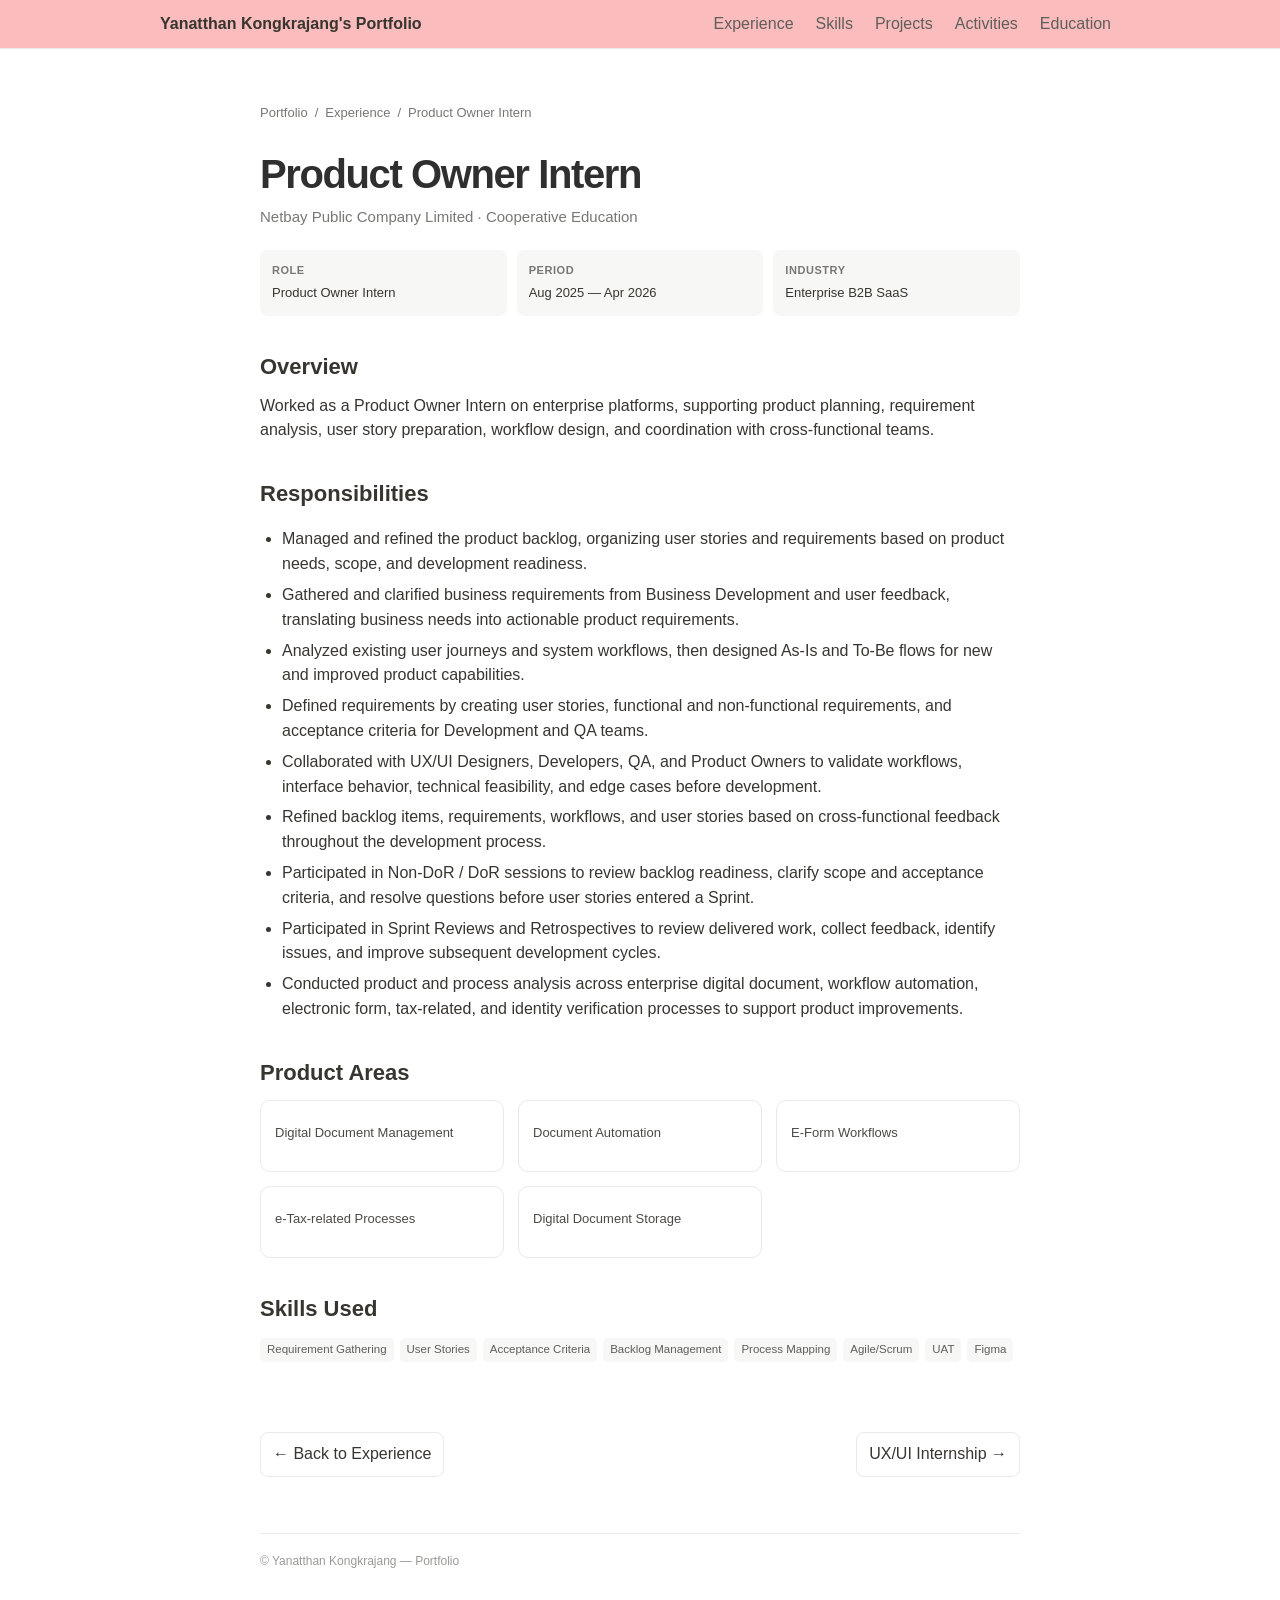
<file: po.html>
<!doctype html>

<html lang="en">

<head>

    <meta charset="utf-8">

    <meta name="viewport" content="width=device-width, initial-scale=1">

    <title>
        Product Owner Intern — Yanatthan Kongkrajang
    </title>

    <link rel="stylesheet" href="assets/css/styles.css">

</head>


<body>


    <!-- =========================
       TOP BAR
       ========================= -->

    <header class="topbar">

        <div class="topbar-inner">

            <a class="brand" href="index.html">
                Yanatthan Kongkrajang's Portfolio
            </a>


            <nav class="nav">
                <a href="index.html#experience">Experience</a>
                <a href="index.html#skills">Skills</a>
                <a href="index.html#projects">Projects</a>
                <a href="index.html#activities">Activities</a>
                <a href="index.html#education">Education</a>
            </nav>

        </div>

    </header>



    <!-- =========================
       PAGE
       ========================= -->

    <main class="page content">


        <!-- BREADCRUMB -->

        <div class="breadcrumbs">

            <a href="index.html">
                Portfolio
            </a>

            <span>/</span>

            <a href="index.html#experience">
                Experience
            </a>

            <span>/</span>

            <span>
                Product Owner Intern
            </span>

        </div>



        <!-- TITLE -->

        <h1>
            Product Owner Intern
        </h1>


        <p class="subtitle">
            Netbay Public Company Limited · Cooperative Education
        </p>



        <!-- META -->

        <div class="meta-grid">

            <div class="meta">

                <b>Role</b>

                Product Owner Intern

            </div>


            <div class="meta">

                <b>Period</b>

                Aug 2025 — Apr 2026

            </div>


            <div class="meta">

                <b>Industry</b>

                Enterprise B2B SaaS

            </div>

        </div>



        <!-- =========================
         OVERVIEW
         ========================= -->

        <h2>
            Overview
        </h2>


        <p>
            Worked as a Product Owner Intern on enterprise platforms,
            supporting product planning, requirement analysis,
            user story preparation, workflow design,
            and coordination with cross-functional teams.
        </p>



        <!-- =========================
         RESPONSIBILITIES
         ========================= -->

        <h2>
            Responsibilities
        </h2>


        <ul>
         
            <li>
            Managed and refined the product backlog, organizing user stories and requirements based on product needs, scope, and
            development readiness.
            </li>
            <li>Gathered and clarified business requirements from Business Development and user feedback, translating business needs
            into actionable product requirements.
            </li>
            <li>Analyzed existing user journeys and system workflows, then designed As-Is and To-Be flows for new and improved product
            capabilities.
            </li>
            <li>Defined requirements by creating user stories, functional and non-functional requirements, and acceptance criteria for
            Development and QA teams.
            </li>
            <li>Collaborated with UX/UI Designers, Developers, QA, and Product Owners to validate workflows, interface behavior,
            technical feasibility, and edge cases before development.
            </li>
            <li>Refined backlog items, requirements, workflows, and user stories based on cross-functional feedback throughout the
            development process.
            </li>   
            <li>Participated in Non-DoR / DoR sessions to review backlog readiness, clarify scope and acceptance criteria, and resolve
            questions before user stories entered a Sprint.
            </li>
            <li>Participated in Sprint Reviews and Retrospectives to review delivered work, collect feedback, identify issues, and
            improve subsequent development cycles.
            </li>
            <li>Conducted product and process analysis across enterprise digital document, workflow automation, electronic form,
            tax-related, and identity verification processes to support product improvements.
            </li>

        </ul>



        <!-- =========================
         PRODUCTS
         ========================= -->

        <h2>
            Product Areas
        </h2>


        <div class="skills-grid">

            <div class="skill-card">
                <p>Digital Document Management</p>
            </div>


            <div class="skill-card">
                <p>Document Automation</p>
            </div>

            <div class="skill-card">
                <p>E-Form Workflows</p>
            </div>

            <div class="skill-card">
                <p>e-Tax-related Processes</p>
            </div>

            <div class="skill-card">
                <p>Digital Document Storage</p>
            </div>

        </div>



       



        <!-- =========================
         SKILLS
         ========================= -->

        <h2>
            Skills Used
        </h2>


        <div class="tags">

            <span class="tag">
                Requirement Gathering
            </span>

            <span class="tag">
                User Stories
            </span>

            <span class="tag">
                Acceptance Criteria
            </span>

            <span class="tag">
                Backlog Management
            </span>

            <span class="tag">
                Process Mapping
            </span>

            <span class="tag">
                Agile/Scrum
            </span>

            <span class="tag">
                UAT
            </span>

            <span class="tag">
                Figma
            </span>

        </div>



        <!-- =========================
         NAVIGATION
         ========================= -->

        <div class="next-project">

            <a href="index.html#experience">
                ← Back to Experience
            </a>


            <a href="uxui.html">
                UX/UI Internship →
            </a>

        </div>
    <footer>© Yanatthan Kongkrajang — Portfolio</footer>

    </main>


</body>

</html>
</file>
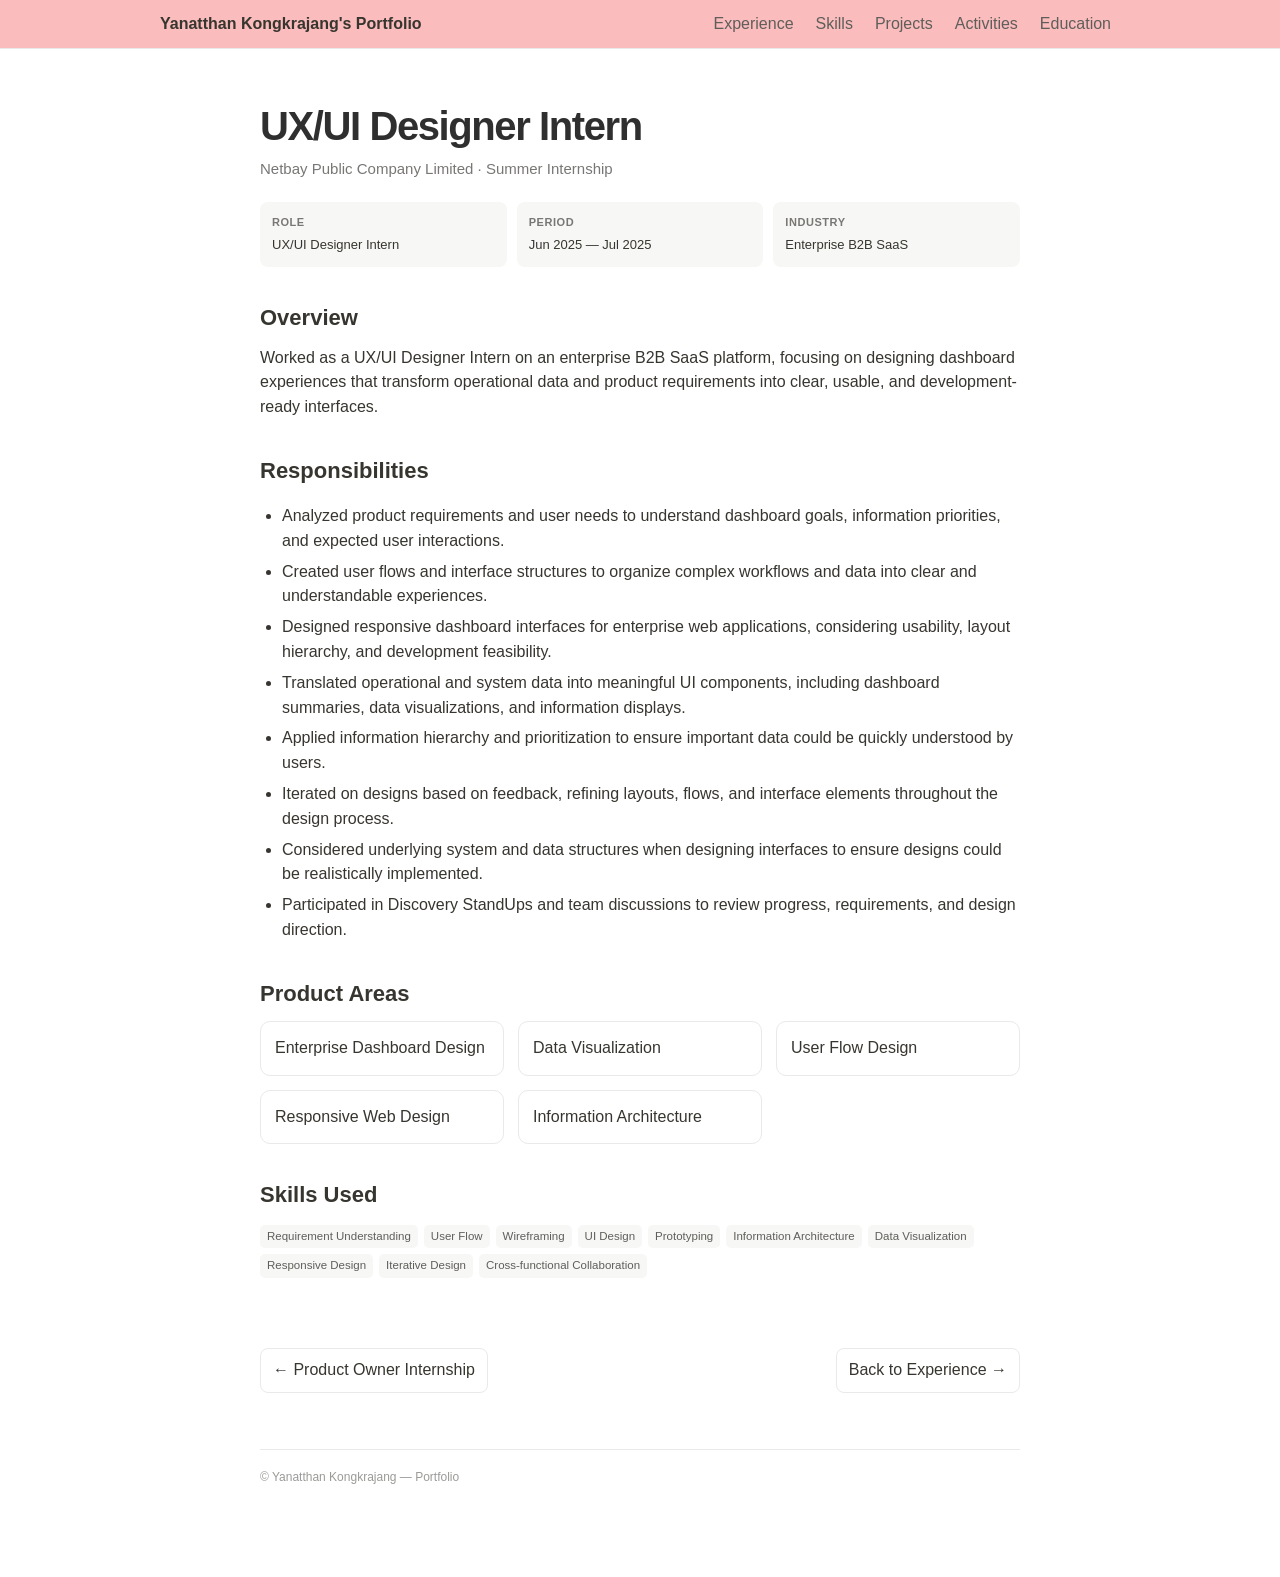
<file: uxui.html>
<!doctype html>

<html lang="en">

<head>

    <meta charset="utf-8">

    <meta name="viewport" content="width=device-width, initial-scale=1">

    <title>
        UX/UI Designer Intern — Yanatthan Kongkrajang
    </title>

    <link rel="stylesheet" href="assets/css/styles.css">

</head>


<body>
    <header class="topbar">

        <div class="topbar-inner">

            <a class="brand" href="index.html">
                Yanatthan Kongkrajang's Portfolio
            </a>


            <nav class="nav">
                <a href="index.html#experience">Experience</a>
                <a href="index.html#skills">Skills</a>
                <a href="index.html#projects">Projects</a>
                <a href="index.html#activities">Activities</a>
                <a href="index.html#education">Education</a>
            </nav>

        </div>

    </header>


    <main class="page content">
        <h1>
            UX/UI Designer Intern
        </h1>


        <p class="subtitle">
            Netbay Public Company Limited · Summer Internship
        </p>

        <div class="meta-grid">

            <div class="meta">

                <b>
                    Role
                </b>

                UX/UI Designer Intern

            </div>


            <div class="meta">

                <b>
                    Period
                </b>

                Jun 2025 — Jul 2025

            </div>


            <div class="meta">

                <b>
                    Industry
                </b>

                Enterprise B2B SaaS

            </div>

        </div>


        <h2>
            Overview
        </h2>


        <p>
            Worked as a UX/UI Designer Intern on an enterprise
            B2B SaaS platform, focusing on designing dashboard
            experiences that transform operational data and
            product requirements into clear, usable, and
            development-ready interfaces.
        </p>


        <h2>
            Responsibilities
        </h2>


        <ul>

            <li>
                Analyzed product requirements and user needs
                to understand dashboard goals, information
                priorities, and expected user interactions.
            </li>


            <li>
                Created user flows and interface structures
                to organize complex workflows and data into
                clear and understandable experiences.
            </li>


            <li>
                Designed responsive dashboard interfaces
                for enterprise web applications, considering
                usability, layout hierarchy, and development
                feasibility.
            </li>


            <li>
                Translated operational and system data into
                meaningful UI components, including dashboard
                summaries, data visualizations, and information
                displays.
            </li>


            <li>
                Applied information hierarchy and prioritization
                to ensure important data could be quickly
                understood by users.
            </li>


            <li>
                Iterated on designs based on feedback,
                refining layouts, flows, and interface elements
                throughout the design process.
            </li>


            <li>
                Considered underlying system and data structures
                when designing interfaces to ensure designs could
                be realistically implemented.
            </li>


            <li>
                Participated in Discovery StandUps and team
                discussions to review progress, requirements,
                and design direction.
            </li>

        </ul>



        <h2>
            Product Areas
        </h2>


        <div class="skills-grid">

            <div class="skill-card">
                Enterprise Dashboard Design
            </div>


            <div class="skill-card">
                Data Visualization
            </div>


            <div class="skill-card">
                User Flow Design
            </div>


            <div class="skill-card">
                Responsive Web Design
            </div>


            <div class="skill-card">
                Information Architecture
            </div>

        </div>



        <!-- =========================
         SKILLS USED
         ========================= -->

        <h2>
            Skills Used
        </h2>


        <div class="tags">

            <span class="tag">
                Requirement Understanding
            </span>


            <span class="tag">
                User Flow
            </span>


            <span class="tag">
                Wireframing
            </span>


            <span class="tag">
                UI Design
            </span>


            <span class="tag">
                Prototyping
            </span>


            <span class="tag">
                Information Architecture
            </span>


            <span class="tag">
                Data Visualization
            </span>


            <span class="tag">
                Responsive Design
            </span>


            <span class="tag">
                Iterative Design
            </span>


            <span class="tag">
                Cross-functional Collaboration
            </span>

        </div>


        <div class="next-project">

            <a href="po.html">
                ← Product Owner Internship
            </a>


            <a href="index.html#experience">
                Back to Experience →
            </a>

        </div>
        <footer>© Yanatthan Kongkrajang — Portfolio</footer>

    </main>


</body>

</html>
</file>
<file: assets/css/styles.css>
:root{
  --text:#37352f;
  --muted:#787774;
  --line:#e9e9e7;
  --soft:#f7f7f5;
  --hover:#f1f1ef;
}
*{box-sizing:border-box}
html{scroll-behavior:smooth}
body{
  margin:0;
  background:#ffffff;
  color:var(--text);
  font-family:ui-sans-serif,-apple-system,BlinkMacSystemFont,"Segoe UI",Helvetica,Arial,sans-serif;
  line-height:1.55;
}
a{color:inherit;text-decoration:none}
.page{
  width:min(100% - 32px,760px);
  margin:0 auto;
  padding:54px 0 90px;
}
.topbar{
  position:sticky;
  top:0;
  z-index:20;
  background:rgba(250, 184, 184, 0.94);
  backdrop-filter:blur(12px);
  border-bottom:1px solid var(--line);
}
.topbar-inner{
  width:min(100% - 32px,960px);
  height:48px;
  margin:0 auto;
  display:flex;
  align-items:center;
  justify-content:space-between;
  gap:14px;
  font-size:16px;
}
.brand{font-weight:650}
.nav{display:flex;gap:4px;flex-wrap:wrap}
.nav a{
  padding:6px 9px;
  border-radius:6px;
  color:#5f5e5b;
}
.nav a:hover,.nav a.active{background:var(--hover);color:var(--text)}
.profile-photo{
  width:130px;height:136px;object-fit:cover;border-radius:4px;
  display:block;margin-bottom:34px;background:#f1f1ef;
}
h1{
  margin:0;font-size:40px;line-height:1.15;
  letter-spacing:-.035em;color:#2f2f2f
}
.subtitle{margin:8px 0 0;color:var(--muted);font-size:15px}
.contact{
  display:flex;flex-wrap:wrap;align-items:center;gap:7px;
  margin-top:22px;color:#5f5e5b;font-size:15px;
}
.contact a{text-decoration:underline;text-decoration-color:#b8b8b4;text-underline-offset:2px}
.callout{
  margin-top:18px;display:flex;gap:14px;align-items:flex-start;
  padding:18px 16px;background:var(--soft);border-radius:9px;font-size:15px;
}
.callout p{margin:0}
.section{margin-top:34px}
.section-title{
  margin:0 0 14px;font-size:22px;line-height:1.25;font-weight:700;letter-spacing:-.02em
}
.skills-grid{display:grid;grid-template-columns:repeat(3,minmax(0,1fr));gap:14px}
.skill-card,.project-card,.info-card{
  border:1px solid var(--line);border-radius:10px;background:#fff;
}
.skill-card{padding:14px;}
.skill-card h3{margin:0 0 10px;font-size:15px}
.skill-card p{margin:0;font-size:13px;line-height:1.55;color:#4b4a47}
.projects-grid{display:grid;grid-template-columns:repeat(2,minmax(0,1fr));gap:16px}
.project-card{overflow:hidden;transition:.18s ease}
.project-card:hover{transform:translateY(-2px);box-shadow:0 8px 26px rgba(15,15,15,.08)}
.project-image{
  width:100%;aspect-ratio:16/9;object-fit:cover;display:block;
  background:#f1f1ef;border-bottom:1px solid var(--line);
}
.placeholder{
  width:100%;aspect-ratio:16/9;display:flex;align-items:center;justify-content:center;
  background:linear-gradient(135deg,#f7f7f5,#ececea);
  color:#9b9a97;font-size:13px;border-bottom:1px solid var(--line);
}
.project-body{padding:14px 15px 16px}
.project-title{margin:0 0 6px;font-size:17px;font-weight:650}
.project-desc{margin:0;color:var(--muted);font-size:13.5px}
.tags{display:flex;flex-wrap:wrap;gap:6px;margin-top:12px}
.tag{background:var(--soft);color:#5f5e5b;border-radius:5px;padding:3px 7px;font-size:11.5px}
.breadcrumbs{
  display:flex;gap:7px;align-items:center;color:var(--muted);
  font-size:13px;margin-bottom:28px;
}
.breadcrumbs a:hover{text-decoration:underline}
.hero{
  width:100%;border-radius:10px;border:1px solid var(--line);
  margin:24px 0 6px;background:var(--soft);overflow:hidden;
}
.hero img{width:100%;display:block}
.hero.placeholder{aspect-ratio:16/8;border-bottom:1px solid var(--line)}
.meta-grid{display:grid;grid-template-columns:repeat(3,1fr);gap:10px;margin:22px 0}
.meta{
  background:var(--soft);padding:12px;border-radius:8px;font-size:13px
}
.meta b{display:block;font-size:11px;color:var(--muted);text-transform:uppercase;letter-spacing:.05em;margin-bottom:4px}
.content h2{font-size:22px;margin:34px 0 10px}
.content h3{font-size:17px;margin:24px 0 8px}
.content p{margin:8px 0 14px}
.content ul{padding-left:22px}
.content li{margin:6px 0}
.image-block{
  margin:18px 0;border:1px solid var(--line);border-radius:10px;overflow:hidden;background:#fafafa
}
.image-block img{width:100%;display:block}
.image-block .placeholder{border:0;border-radius:0}
.caption{font-size:12px;color:var(--muted);margin-top:6px}
.next-project{
  margin-top:52px;padding-top:18px;border-top:1px ;
  display:flex;justify-content:space-between;gap:20px;align-items:center;
}
.next-project a{
  border:1px solid var(--line);border-radius:8px;padding:9px 12px;
}
.next-project a:hover{background:var(--hover)}
footer{margin-top:56px;padding-top:18px;border-top:1px solid var(--line);color:#9b9a97;font-size:12px}

@media(max-width:720px){
  .page{padding-top:38px}
  .skills-grid{grid-template-columns:1fr 1fr}
  .projects-grid{grid-template-columns:1fr}
  .meta-grid{grid-template-columns:1fr}
  .topbar-inner{height:auto;padding:8px 0;align-items:flex-start}
}
@media(max-width:500px){
  .profile-photo{width:105px;height:105px}
  h1{font-size:32px}
  .skills-grid{grid-template-columns:1fr}
  .nav{justify-content:flex-end}
}

.project-cover {
  width: 100%;
  aspect-ratio: 16/9;
  background-size: cover;
  background-position: center;
  background-repeat: no-repeat;
}



/* ========================================
   CLEAN PDF VIEWER
   ======================================== */

.clean-pdf {
  width: 100%;

  margin: 24px 0;

  border: 1px solid var(--line);
  border-radius: 10px;

  overflow: hidden;

  background: #ffffff;
}


/* ========================================
   HEADER
   ======================================== */

.clean-pdf-header {

  min-height: 48px;

  display: flex;
  align-items: center;
  justify-content: space-between;

  gap: 12px;

  padding: 8px 14px;

  background: #ffffff;

  border-bottom: 1px solid var(--line);
}


.pdf-title {

  font-size: 13px;

  font-weight: 600;

  color: var(--text);
}


/* ========================================
   BUTTON AREA
   ======================================== */

.clean-pdf-actions {

  display: flex;

  align-items: center;

  gap: 6px;
}


.clean-pdf-actions button,
.clean-pdf-actions a {

  display: inline-flex;

  align-items: center;

  justify-content: center;

  border: 1px solid var(--line);

  border-radius: 6px;

  padding: 6px 10px;

  background: #ffffff;

  color: var(--text);

  font-family: inherit;

  font-size: 12px;

  line-height: 1.2;

  cursor: pointer;
}


.clean-pdf-actions button:hover,
.clean-pdf-actions a:hover {

  background: var(--soft);
}


#zoomValue {

  min-width: 48px;

  text-align: center;

  font-size: 12px;

  color: var(--muted);
}


/* ========================================
   PDF AREA

   ความสูงจะถูกกำหนดโดย JavaScript
   ให้พอดีกับ slide แรก
   ======================================== */

.pdf-pages {

  width: 100%;

  height: auto;

  overflow-y: auto;

  overflow-x: auto;

  padding: 12px;

  background: #ececea;

  scroll-behavior: smooth;
}


/* ========================================
   EACH PDF PAGE
   ======================================== */

.pdf-page {

  display: block;

  max-width: none;

  margin:
    0 auto 8px auto;

  background: #ffffff;

  box-shadow:
    0 2px 8px rgba(0, 0, 0, .08);
}


/* ========================================
   LOADING
   ======================================== */

.pdf-loading {

  padding: 60px 20px;

  text-align: center;

  color: var(--muted);

  font-size: 14px;
}


/* ========================================
   FULLSCREEN
   ======================================== */

.clean-pdf:fullscreen {

  width: 100%;

  height: 100%;

  margin: 0;

  border: 0;

  border-radius: 0;

  background: #ececea;
}


.clean-pdf:fullscreen .clean-pdf-header {

  height: 56px;
}


.clean-pdf:fullscreen .pdf-pages {

  height:
    calc(100vh - 56px) !important;

  padding: 16px;
}


/* ========================================
   MOBILE
   ======================================== */

@media(max-width:720px) {

  .clean-pdf-header {

    align-items: flex-start;

    flex-direction: column;

    padding: 10px;
  }


  .clean-pdf-actions {

    width: 100%;

    flex-wrap: wrap;
  }


  .pdf-pages {

    padding: 8px;
  }


  .pdf-page {

    margin-bottom: 6px;
  }

}
/* ========================================
   EXPERIENCE
   ======================================== */

.experience-grid {
  display: grid;
  grid-template-columns: 1fr;
  gap: 14px;
}


/* ========================================
   CARD
   ======================================== */

.experience-card {

  display: block;

  padding: 18px;

  border: 1px solid var(--line);

  border-radius: 10px;

  background: #ffffff;

  color: inherit;

  text-decoration: none;

  cursor: pointer;

  transition:
    transform .18s ease,
    box-shadow .18s ease,
    border-color .18s ease,
    background .18s ease;
}


/* ========================================
   HOVER
   ======================================== */

.experience-card:hover {

  transform: translateY(-3px);

  box-shadow:
    0 8px 26px rgba(15, 15, 15, .08);

  border-color: #d9d9d6;

  background: #ffffff;
}


/* ========================================
   HEADER
   ======================================== */

.experience-header {

  display: flex;

  align-items: flex-start;

  justify-content: space-between;

  gap: 20px;
}


.experience-role {

  margin: 0;

  font-size: 16px;

  font-weight: 650;

  color: var(--text);
}


.experience-company {

  margin: 4px 0 0;

  font-size: 14px;

  color: var(--muted);
}


/* ========================================
   RIGHT SIDE
   ======================================== */

.experience-right {

  display: flex;

  align-items: center;

  gap: 8px;

  flex-shrink: 0;
}


.experience-date {

  padding: 4px 8px;

  border-radius: 5px;

  background: var(--soft);

  color: var(--muted);

  font-size: 12px;
}


.experience-arrow {

  color: #9b9a97;

  font-size: 15px;

  transition:
    transform .18s ease,
    color .18s ease;
}


/* เวลา hover ลูกศรขยับ */

.experience-card:hover .experience-arrow {

  transform:
    translate(2px,
      -2px);

  color: var(--text);
}


/* ========================================
   DESCRIPTION
   ======================================== */

.experience-desc {

  margin: 14px 0 0;

  color: #5f5e5b;

  font-size: 14px;

  line-height: 1.6;
}


/* ========================================
   TAGS
   ======================================== */

.experience-tags {

  display: flex;

  flex-wrap: wrap;

  gap: 6px;

  margin-top: 14px;
}


.experience-tags span {

  padding: 3px 7px;

  border-radius: 5px;

  background: var(--soft);

  color: #5f5e5b;

  font-size: 11.5px;
}


/* ========================================
   MOBILE
   ======================================== */

@media(max-width:600px) {

  .experience-header {

    flex-direction: column;

    gap: 8px;
  }


  .experience-right {

    width: 100%;

    justify-content:
      space-between;
  }

}

/* ========================================
   EXPERIENCE PROCESS
   ======================================== */

.process-flow {

  display: flex;

  align-items: stretch;

  gap: 8px;

  margin: 20px 0;

}


.process-item {

  flex: 1;

  min-width: 0;

  padding: 14px 10px;

  border: 1px solid var(--line);

  border-radius: 8px;

  background: var(--soft);

  text-align: center;
}


.process-item span {

  display: block;

  margin-bottom: 5px;

  color: var(--muted);

  font-size: 11px;
}


.process-item strong {

  font-size: 12px;

  line-height: 1.4;
}


.process-arrow {

  display: flex;

  align-items: center;

  color: #aaa;

  font-size: 15px;
}


@media(max-width:700px) {

  .process-flow {

    flex-direction: column;

  }


  .process-arrow {

    justify-content: center;

    transform: rotate(90deg);

  }

}

/* ========================================
   PHOTO GALLERY
   ======================================== */

.photo-grid {
  display: grid;
  grid-template-columns: repeat(2, minmax(0, 1fr));
  gap: 16px;
  margin-top: 16px;
}

.photo-card {
  margin: 0;
  overflow: hidden;

  border: 1px solid var(--line);
  border-radius: 10px;

  background: #fff;

  transition:
    transform .18s ease,
    box-shadow .18s ease;
}

.photo-card:hover {
  transform: translateY(-2px);
  box-shadow: 0 8px 26px rgba(15, 15, 15, .08);
}

.photo-card img {
  display: block;

  width: 100%;
  aspect-ratio: 4 / 3;

  object-fit: cover;
  object-position: center;

  background: var(--soft);
}

.photo-card figcaption {
  padding: 10px 12px;

  color: #5f5e5b;

  font-size: 13px;
  line-height: 1.45;

  border-top: 1px solid var(--line);
}


/* MOBILE */

@media (max-width: 600px) {

  .photo-grid {
    grid-template-columns: 1fr;
  }

}
/* ========================================
   ACTIVITY PHOTO CAROUSEL
   ======================================== */

.activity-carousel {
  position: relative;
  width: 100%;
  overflow: hidden;
}

.activity-slides {
  display: flex;
  width: 100%;

  transition: transform .35s ease;
}

.activity-slides img {
  flex: 0 0 100%;

  width: 100%;
  aspect-ratio: 4 / 3;

  object-fit: cover;

  border: 0;
}


/* BUTTON */

.carousel-btn {
  position: absolute;
  top: 50%;

  width: 36px;
  height: 36px;

  display: flex;
  align-items: center;
  justify-content: center;

  border: 0;
  border-radius: 50%;

  background: rgba(255, 255, 255, .9);
  color: #37352f;

  font-size: 25px;
  line-height: 1;

  cursor: pointer;

  transform: translateY(-50%);

  box-shadow: 0 2px 10px rgba(0, 0, 0, .15);

  opacity: 0;

  transition:
    opacity .18s ease,
    background .18s ease;
}

.carousel-prev {
  left: 10px;
}

.carousel-next {
  right: 10px;
}

.activity-carousel:hover .carousel-btn {
  opacity: 1;
}

.carousel-btn:hover {
  background: #fff;
}


/* DOTS */

.carousel-dots {
  position: absolute;
  left: 50%;
  bottom: 10px;

  display: flex;
  gap: 6px;

  transform: translateX(-50%);
}

.carousel-dot {
  width: 7px;
  height: 7px;

  padding: 0;

  border: 0;
  border-radius: 50%;

  background: rgba(255, 255, 255, .6);

  cursor: pointer;
}

.carousel-dot.active {
  background: #fff;
}


/* CAPTION */

.photo-card figcaption strong {
  display: block;

  margin-bottom: 4px;

  color: var(--text);

  font-size: 14px;
}

.photo-card figcaption p {
  margin: 0;

  color: var(--muted);

  font-size: 13px;

  line-height: 1.5;
}

.activity-hero {
  margin: 24px 0 30px;
  overflow: hidden;
  border: 1px solid var(--line);
  border-radius: 10px;
}

.activity-hero img {
  display: block;
  width: 100%;
  object-position: center;
}

.education-card {
  border: 1px solid var(--line);
  border-radius: 12px;
  padding: 20px;
  background: #fff;
  margin-top: 20px;
}

.education-content h3 {
  margin: 0 0 6px;
  font-size: 18px;
  font-weight: 600;
}

.education-degree {
  margin: 0 0 5px;
  color: var(--text);
}

.education-date {
  margin: 0;
  font-size: 14px;
  color: var(--muted);
}
</file>
